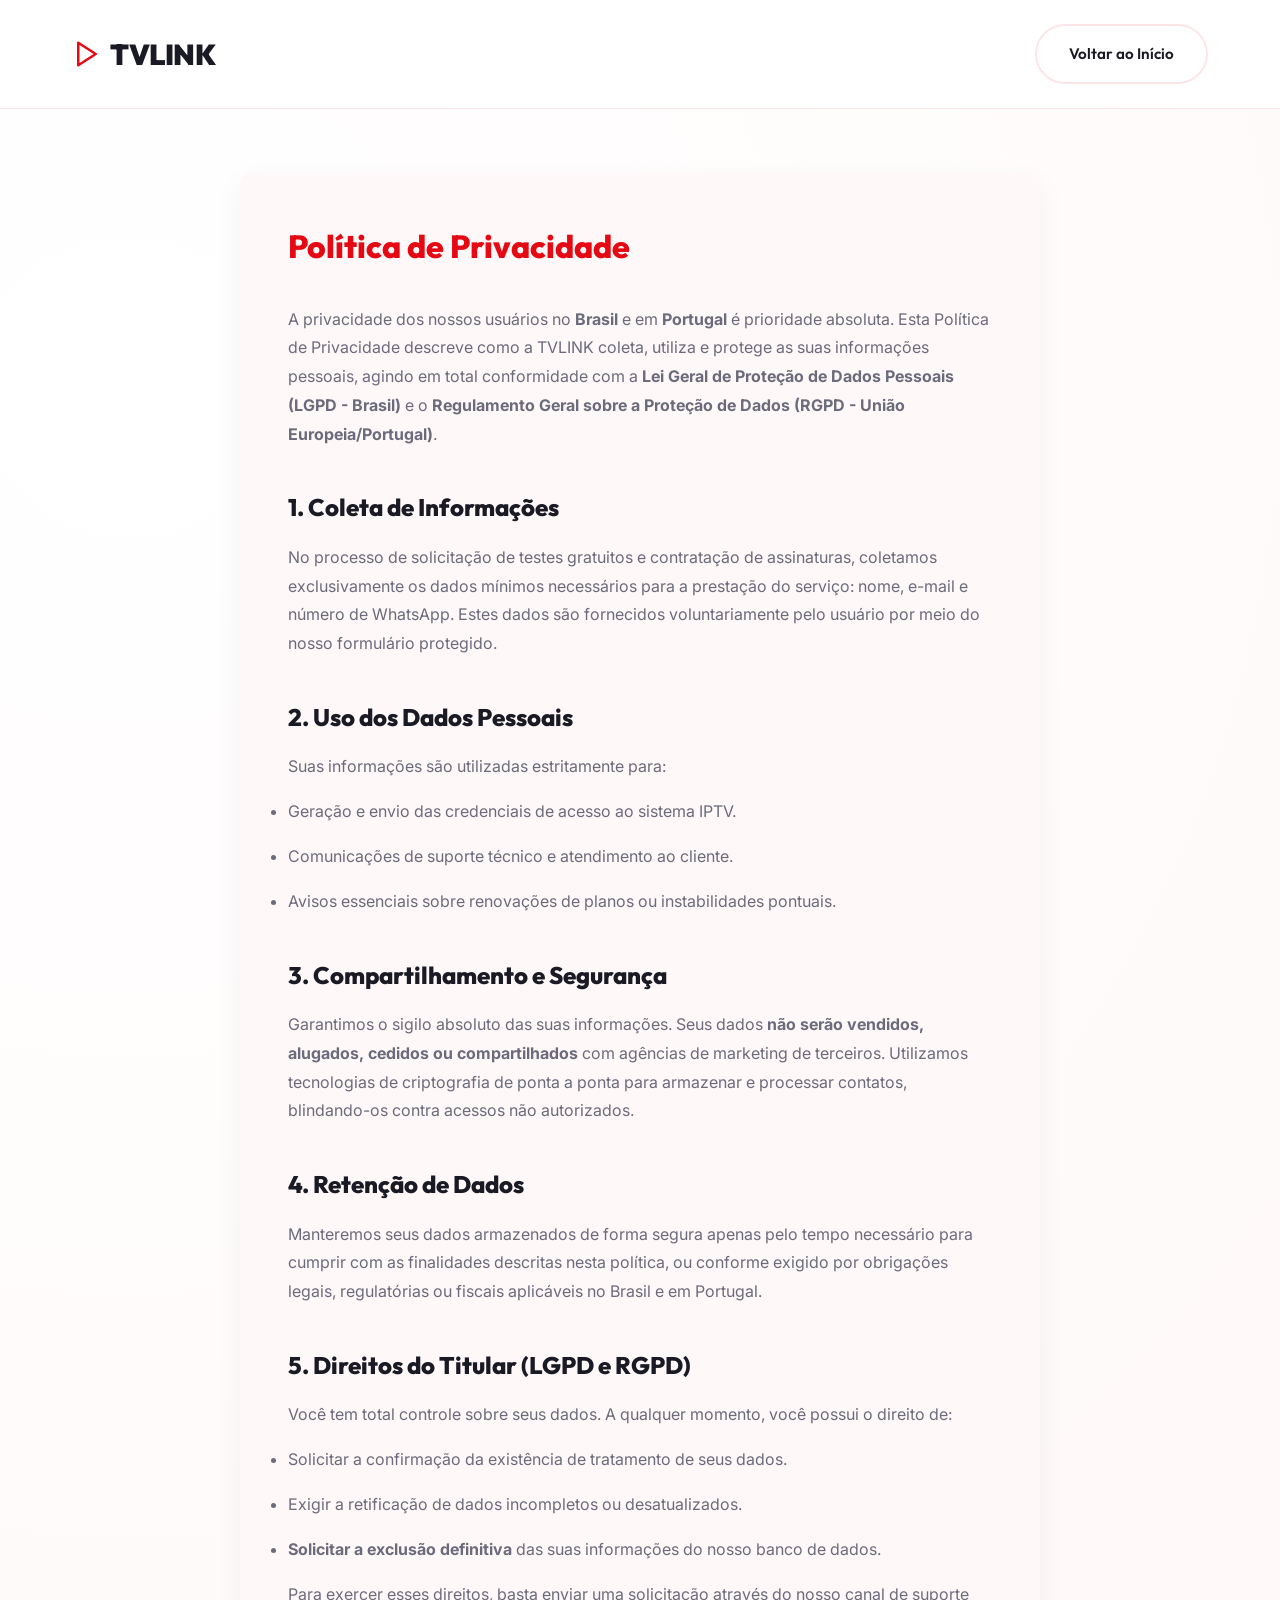
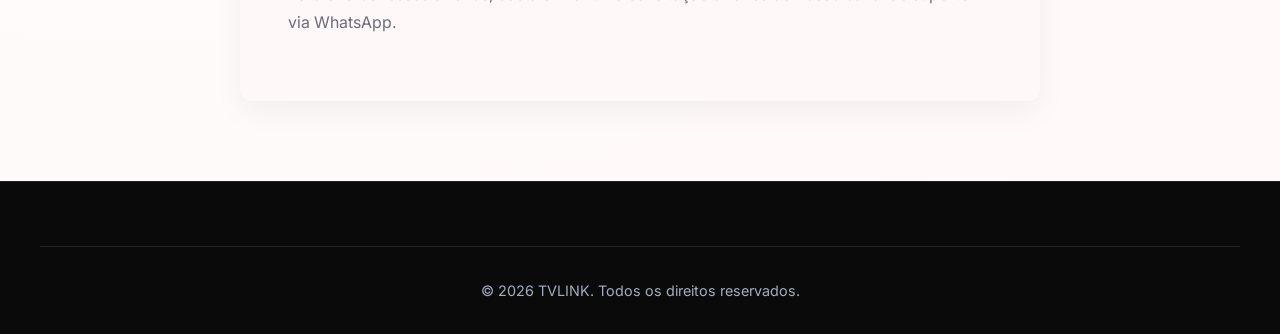
<file: privacidade.html>
<!DOCTYPE html>
<html lang="pt-BR">
<head>
    <meta charset="UTF-8">
    <meta name="viewport" content="width=device-width, initial-scale=1.0">
    <title>Política de Privacidade | TVLINK</title>
    <meta name="description" content="Política de Privacidade da TVLINK em conformidade com a LGPD (Brasil) e RGPD (Portugal). Saiba como protegemos seus dados.">
    <link rel="stylesheet" href="style.css">
    <link href="https://fonts.googleapis.com/css2?family=Inter:wght@400;500;700;900&family=Outfit:wght@400;600;800&display=swap" rel="stylesheet">
    <style>
        .legal-content { max-width: 800px; margin: 4rem auto; padding: 3rem; background: var(--bg-secondary); border-radius: 12px; box-shadow: 0 10px 30px rgba(0,0,0,0.05); }
        .legal-content h1 { margin-bottom: 2rem; color: var(--primary); }
        .legal-content h2 { margin-top: 2.5rem; margin-bottom: 1rem; font-size: 1.5rem; color: var(--text-main); }
        .legal-content p, .legal-content li { margin-bottom: 1rem; color: var(--text-muted); line-height: 1.8; }
        footer { margin-top: 5rem; }
    </style>
</head>
<body>
    <header>
        <div class="header-inner">
            <a href="index.html" class="logo">
                <svg class="logo-icon" viewBox="0 0 24 24" fill="none" stroke="var(--primary)" stroke-width="2" stroke-linecap="round" stroke-linejoin="round" style="width:30px">
                    <polygon points="5 3 19 12 5 21 5 3"></polygon>
                </svg>
                <span class="logo-text">TVLINK</span>
            </a>
            <nav>
                <a href="index.html" class="btn-outline">Voltar ao Início</a>
            </nav>
        </div>
    </header>

    <main class="legal-content">
        <h1>Política de Privacidade</h1>
        <p>A privacidade dos nossos usuários no <strong>Brasil</strong> e em <strong>Portugal</strong> é prioridade absoluta. Esta Política de Privacidade descreve como a TVLINK coleta, utiliza e protege as suas informações pessoais, agindo em total conformidade com a <strong>Lei Geral de Proteção de Dados Pessoais (LGPD - Brasil)</strong> e o <strong>Regulamento Geral sobre a Proteção de Dados (RGPD - União Europeia/Portugal)</strong>.</p>

        <h2>1. Coleta de Informações</h2>
        <p>No processo de solicitação de testes gratuitos e contratação de assinaturas, coletamos exclusivamente os dados mínimos necessários para a prestação do serviço: nome, e-mail e número de WhatsApp. Estes dados são fornecidos voluntariamente pelo usuário por meio do nosso formulário protegido.</p>

        <h2>2. Uso dos Dados Pessoais</h2>
        <p>Suas informações são utilizadas estritamente para:</p>
        <ul>
            <li>Geração e envio das credenciais de acesso ao sistema IPTV.</li>
            <li>Comunicações de suporte técnico e atendimento ao cliente.</li>
            <li>Avisos essenciais sobre renovações de planos ou instabilidades pontuais.</li>
        </ul>

        <h2>3. Compartilhamento e Segurança</h2>
        <p>Garantimos o sigilo absoluto das suas informações. Seus dados <strong>não serão vendidos, alugados, cedidos ou compartilhados</strong> com agências de marketing de terceiros. Utilizamos tecnologias de criptografia de ponta a ponta para armazenar e processar contatos, blindando-os contra acessos não autorizados.</p>

        <h2>4. Retenção de Dados</h2>
        <p>Manteremos seus dados armazenados de forma segura apenas pelo tempo necessário para cumprir com as finalidades descritas nesta política, ou conforme exigido por obrigações legais, regulatórias ou fiscais aplicáveis no Brasil e em Portugal.</p>

        <h2>5. Direitos do Titular (LGPD e RGPD)</h2>
        <p>Você tem total controle sobre seus dados. A qualquer momento, você possui o direito de:</p>
        <ul>
            <li>Solicitar a confirmação da existência de tratamento de seus dados.</li>
            <li>Exigir a retificação de dados incompletos ou desatualizados.</li>
            <li><strong>Solicitar a exclusão definitiva</strong> das suas informações do nosso banco de dados.</li>
        </ul>
        <p>Para exercer esses direitos, basta enviar uma solicitação através do nosso canal de suporte via WhatsApp.</p>
    </main>

    <footer>
        <div class="container footer-bottom">
            <p>&copy; 2026 TVLINK. Todos os direitos reservados.</p>
        </div>
    </footer>
</body>
</html>
</file>
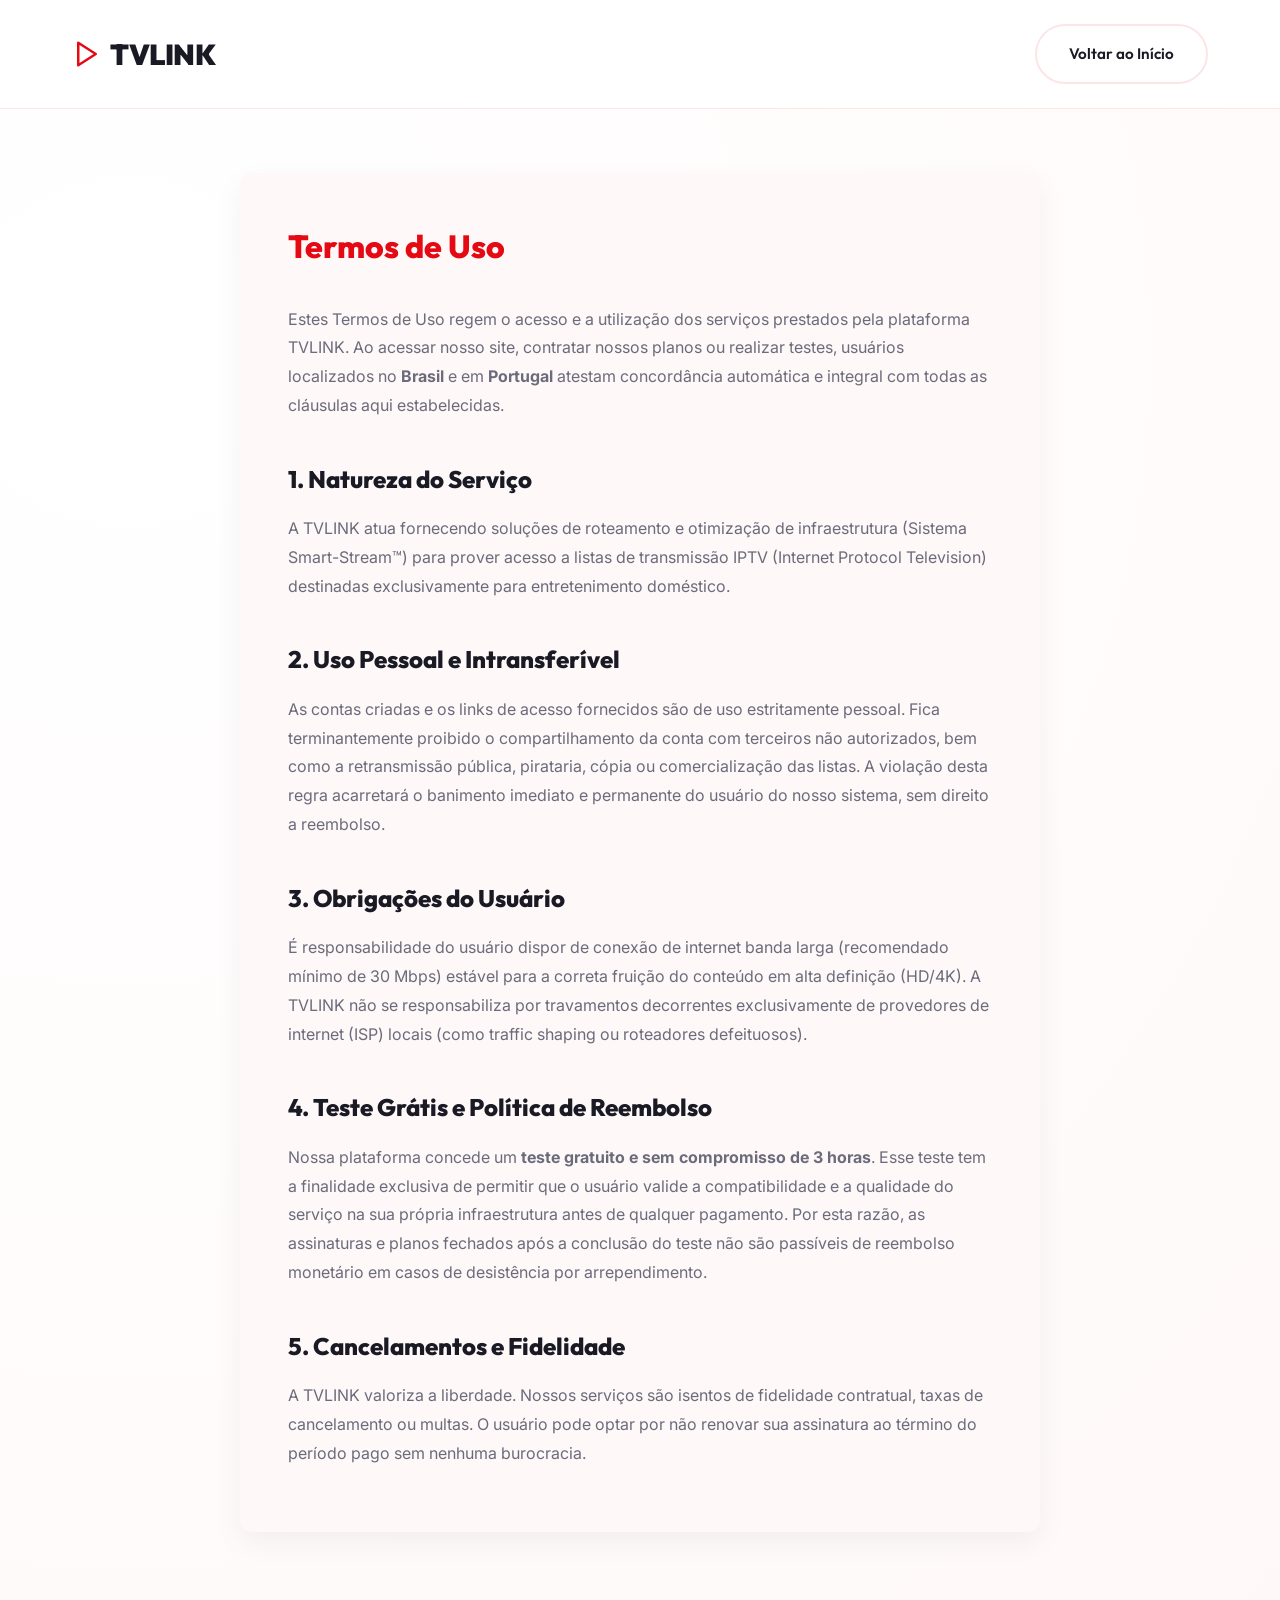
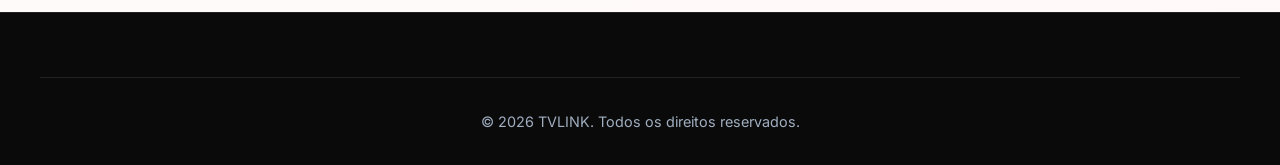
<file: termos.html>
<!DOCTYPE html>
<html lang="pt-BR">
<head>
    <meta charset="UTF-8">
    <meta name="viewport" content="width=device-width, initial-scale=1.0">
    <title>Termos de Uso | TVLINK</title>
    <meta name="description" content="Termos e Condições de Uso da TVLINK aplicáveis aos usuários no Brasil e em Portugal.">
    <link rel="stylesheet" href="style.css">
    <link href="https://fonts.googleapis.com/css2?family=Inter:wght@400;500;700;900&family=Outfit:wght@400;600;800&display=swap" rel="stylesheet">
    <style>
        .legal-content { max-width: 800px; margin: 4rem auto; padding: 3rem; background: var(--bg-secondary); border-radius: 12px; box-shadow: 0 10px 30px rgba(0,0,0,0.05); }
        .legal-content h1 { margin-bottom: 2rem; color: var(--primary); }
        .legal-content h2 { margin-top: 2.5rem; margin-bottom: 1rem; font-size: 1.5rem; color: var(--text-main); }
        .legal-content p, .legal-content li { margin-bottom: 1rem; color: var(--text-muted); line-height: 1.8; }
        footer { margin-top: 5rem; }
    </style>
</head>
<body>
    <header>
        <div class="header-inner">
            <a href="index.html" class="logo">
                <svg class="logo-icon" viewBox="0 0 24 24" fill="none" stroke="var(--primary)" stroke-width="2" stroke-linecap="round" stroke-linejoin="round" style="width:30px">
                    <polygon points="5 3 19 12 5 21 5 3"></polygon>
                </svg>
                <span class="logo-text">TVLINK</span>
            </a>
            <nav>
                <a href="index.html" class="btn-outline">Voltar ao Início</a>
            </nav>
        </div>
    </header>

    <main class="legal-content">
        <h1>Termos de Uso</h1>
        <p>Estes Termos de Uso regem o acesso e a utilização dos serviços prestados pela plataforma TVLINK. Ao acessar nosso site, contratar nossos planos ou realizar testes, usuários localizados no <strong>Brasil</strong> e em <strong>Portugal</strong> atestam concordância automática e integral com todas as cláusulas aqui estabelecidas.</p>

        <h2>1. Natureza do Serviço</h2>
        <p>A TVLINK atua fornecendo soluções de roteamento e otimização de infraestrutura (Sistema Smart-Stream™) para prover acesso a listas de transmissão IPTV (Internet Protocol Television) destinadas exclusivamente para entretenimento doméstico.</p>

        <h2>2. Uso Pessoal e Intransferível</h2>
        <p>As contas criadas e os links de acesso fornecidos são de uso estritamente pessoal. Fica terminantemente proibido o compartilhamento da conta com terceiros não autorizados, bem como a retransmissão pública, pirataria, cópia ou comercialização das listas. A violação desta regra acarretará o banimento imediato e permanente do usuário do nosso sistema, sem direito a reembolso.</p>

        <h2>3. Obrigações do Usuário</h2>
        <p>É responsabilidade do usuário dispor de conexão de internet banda larga (recomendado mínimo de 30 Mbps) estável para a correta fruição do conteúdo em alta definição (HD/4K). A TVLINK não se responsabiliza por travamentos decorrentes exclusivamente de provedores de internet (ISP) locais (como traffic shaping ou roteadores defeituosos).</p>

        <h2>4. Teste Grátis e Política de Reembolso</h2>
        <p>Nossa plataforma concede um <strong>teste gratuito e sem compromisso de 3 horas</strong>. Esse teste tem a finalidade exclusiva de permitir que o usuário valide a compatibilidade e a qualidade do serviço na sua própria infraestrutura antes de qualquer pagamento. Por esta razão, as assinaturas e planos fechados após a conclusão do teste não são passíveis de reembolso monetário em casos de desistência por arrependimento.</p>

        <h2>5. Cancelamentos e Fidelidade</h2>
        <p>A TVLINK valoriza a liberdade. Nossos serviços são isentos de fidelidade contratual, taxas de cancelamento ou multas. O usuário pode optar por não renovar sua assinatura ao término do período pago sem nenhuma burocracia.</p>
    </main>

    <footer>
        <div class="container footer-bottom">
            <p>&copy; 2026 TVLINK. Todos os direitos reservados.</p>
        </div>
    </footer>
</body>
</html>
</file>
<file: style.css>
:root {
    --bg-color: #FFFFFF;
    --bg-secondary: #FFF8F8;
    --primary: #E50914;
    --primary-hover: #B20710;
    --accent: #FF3B30;
    --text-main: #1A1A24;
    --text-muted: #6B6B7B;
    --border: rgba(229, 9, 20, 0.1);
    --glass-bg: rgba(255, 255, 255, 0.85);
    --glass-border: rgba(229, 9, 20, 0.05);
}

* {
    margin: 0;
    padding: 0;
    box-sizing: border-box;
}

body {
    font-family: 'Inter', sans-serif;
    background: radial-gradient(circle at 10% 20%, #FFFFFF, var(--bg-secondary) 100%);
    color: var(--text-main);
    line-height: 1.6;
    overflow-x: hidden;
}

h1, h2, h3, h4 {
    font-family: 'Outfit', sans-serif;
    font-weight: 800;
}

a {
    text-decoration: none;
    color: inherit;
    transition: all 0.3s ease;
}

.container {
    max-width: 1200px;
    margin: 0 auto;
    padding: 0 2rem;
}

/* Announce Bar */
.announce {
    background: linear-gradient(90deg, var(--primary), var(--primary-hover));
    color: #fff;
    padding: 10px 0;
    overflow: hidden;
    white-space: nowrap;
    position: relative;
    font-weight: 600;
    font-size: 0.95rem;
    cursor: default;
}

.marquee {
    display: inline-flex;
    animation: marquee 30s linear infinite;
    gap: 4rem;
}

.marquee span {
    display: inline-block;
}

@keyframes marquee {
    0% { transform: translateX(0); }
    100% { transform: translateX(calc(-50% - 2rem)); }
}

.announce:hover .marquee {
    animation-play-state: paused;
}

/* Header */
header {
    padding: 1.5rem 0;
    border-bottom: 1px solid var(--border);
    background: rgba(255, 255, 255, 0.9);
    backdrop-filter: blur(10px);
    position: sticky;
    top: 0;
    z-index: 100;
}

.header-inner {
    max-width: 1200px;
    margin: 0 auto;
    padding: 0 2rem;
    display: flex;
    justify-content: space-between;
    align-items: center;
}

.logo {
    display: flex;
    align-items: center;
    gap: 8px;
}

.logo-icon {
    width: 36px;
    height: 36px;
    color: var(--primary);
}

.logo-text {
    font-family: 'Outfit', sans-serif;
    font-size: 1.8rem;
    font-weight: 900;
    letter-spacing: -0.5px;
    color: var(--text-main);
}

nav {
    display: flex;
    gap: 2rem;
    align-items: center;
}

nav a:not(.btn-primary) {
    font-weight: 600;
    font-size: 0.95rem;
    color: var(--text-main);
}

nav a:not(.btn-primary):hover {
    color: var(--primary);
}

/* Buttons */
.btn-primary {
    background: var(--primary);
    color: #fff;
    padding: 0.75rem 1.5rem;
    border-radius: 30px;
    font-weight: 700;
    font-family: 'Outfit', sans-serif;
    box-shadow: 0 4px 15px rgba(0, 82, 255, 0.2);
}
.btn-primary:hover {
    background: var(--primary-hover);
    transform: translateY(-2px);
    box-shadow: 0 6px 20px rgba(0, 82, 255, 0.3);
    color: #fff;
}

.btn-large {
    display: inline-flex;
    align-items: center;
    gap: 10px;
    padding: 1rem 2rem;
    border-radius: 50px;
    font-size: 1.1rem;
    font-weight: 700;
    font-family: 'Outfit', sans-serif;
}

.btn-whatsapp {
    background: #25D366;
    color: #fff;
    box-shadow: 0 4px 15px rgba(37, 211, 102, 0.2);
}
.btn-whatsapp:hover {
    background: #1EBE5D;
    transform: translateY(-3px);
    box-shadow: 0 10px 25px rgba(37, 211, 102, 0.3);
    color: #fff;
}

.btn-outline {
    padding: 1rem 2rem;
    border-radius: 50px;
    font-size: 1.1rem;
    font-weight: 700;
    border: 2px solid var(--border);
    font-family: 'Outfit', sans-serif;
}
.btn-outline:hover {
    background: var(--bg-secondary);
    border-color: var(--primary);
    color: var(--primary);
}

/* Hero Section */
.hero {
    padding: 6rem 0 4rem;
    position: relative;
}

.hero-grid {
    display: grid;
    grid-template-columns: 1fr 1fr;
    align-items: center;
    gap: 4rem;
}

.hero-content {
    position: relative;
    z-index: 2;
    max-width: 100%;
}

.hero-image-wrapper {
    position: relative;
    z-index: 2;
    display: flex;
    justify-content: center;
    align-items: center;
}

.floating-tv {
    width: 100%;
    max-width: 650px;
    border-radius: 12px;
    box-shadow: 0 35px 70px rgba(229, 9, 20, 0.15);
    animation: float 6s ease-in-out infinite;
}

@keyframes float {
    0% { transform: translateY(0px) rotate(0deg); }
    50% { transform: translateY(-15px) rotate(2deg); }
    100% { transform: translateY(0px) rotate(0deg); }
}

.pulse-animation {
    animation: pulse 2s infinite;
}

@keyframes pulse {
    0% { box-shadow: 0 0 0 0 rgba(37, 211, 102, 0.7); }
    70% { box-shadow: 0 0 0 15px rgba(37, 211, 102, 0); }
    100% { box-shadow: 0 0 0 0 rgba(37, 211, 102, 0); }
}

.badge {
    display: inline-block;
    padding: 6px 16px;
    border-radius: 30px;
    background: rgba(0, 82, 255, 0.1);
    color: var(--primary);
    font-size: 0.85rem;
    font-weight: 700;
    margin-bottom: 1.5rem;
}

.hero h1 {
    font-size: clamp(2.5rem, 5vw, 4.5rem);
    line-height: 1.1;
    margin-bottom: 1.5rem;
    color: var(--text-main);
}

.text-gradient {
    background: linear-gradient(to right, var(--primary), var(--accent));
    -webkit-background-clip: text;
    -webkit-text-fill-color: transparent;
}

.hero p {
    font-size: 1.2rem;
    color: var(--text-muted);
    margin-bottom: 2.5rem;
}

.hero-btns {
    display: flex;
    gap: 1.5rem;
    justify-content: center;
    margin-bottom: 4rem;
}

.hero-stats {
    display: flex;
    justify-content: center;
    gap: 4rem;
    padding-top: 3rem;
    border-top: 1px solid var(--border);
}

.stat-item {
    display: flex;
    flex-direction: column;
    gap: 5px;
}

.stat-item strong {
    font-family: 'Outfit', sans-serif;
    font-size: 2rem;
    color: var(--primary);
}
.stat-item span {
    color: var(--text-muted);
    font-size: 0.95rem;
    font-weight: 600;
}

.hero-glow {
    position: absolute;
    top: 50%;
    left: 50%;
    transform: translate(-50%, -50%);
    width: 600px;
    height: 600px;
    background: radial-gradient(circle, rgba(0, 82, 255, 0.05) 0%, rgba(255, 255, 255, 0) 70%);
    z-index: 1;
    pointer-events: none;
}

/* Glassmorphism Classes */
.glass {
    background: var(--glass-bg);
    backdrop-filter: blur(12px);
    border: 1px solid var(--glass-border);
    border-radius: 20px;
    box-shadow: 0 10px 30px rgba(0, 0, 0, 0.03);
}

/* Features */
.features {
    padding: 5rem 0;
    background: var(--bg-secondary);
}

.section-title {
    text-align: center;
    margin-bottom: 4rem;
}
.section-title h2 {
    font-size: 2.5rem;
    margin-bottom: 1rem;
    color: var(--text-main);
}
.section-title p {
    color: var(--text-muted);
    font-size: 1.1rem;
}

.grid {
    display: grid;
    grid-template-columns: repeat(auto-fit, minmax(300px, 1fr));
    gap: 2rem;
}

.card {
    padding: 2.5rem;
    background: #FFFFFF;
    transition: transform 0.3s ease, box-shadow 0.3s ease;
}
.card:hover {
    transform: translateY(-5px);
    box-shadow: 0 15px 40px rgba(0, 82, 255, 0.1);
}

.card-icon {
    font-size: 2.5rem;
    margin-bottom: 1.5rem;
}

.card h3 {
    font-size: 1.3rem;
    margin-bottom: 1rem;
    color: var(--text-main);
}

.card p {
    color: var(--text-muted);
    font-size: 1rem;
}

/* CTA Section */
.cta-section {
    padding: 6rem 0;
    background: #FFFFFF;
}
.cta-box {
    text-align: center;
    padding: 4rem 2rem;
    max-width: 800px;
    margin: 0 auto;
    border: 1px solid rgba(0, 82, 255, 0.1);
    background: linear-gradient(145deg, #FFFFFF 0%, #F8F9FA 100%);
}
.cta-box h2 {
    font-size: 2.5rem;
    margin-bottom: 1rem;
    color: var(--text-main);
}
.cta-box p {
    color: var(--text-muted);
    font-size: 1.1rem;
    margin-bottom: 2.5rem;
}

/* Footer */
footer {
    border-top: 1px solid #222;
    padding: 4rem 0 2rem;
    background: #0A0A0A;
    color: #FFFFFF;
}

.footer-content {
    display: flex;
    justify-content: space-between;
    margin-bottom: 3rem;
    flex-wrap: wrap;
    gap: 2rem;
}

.footer-brand .logo-text {
    color: #FFFFFF;
}

.footer-brand p {
    color: #A0AEC0;
    max-width: 300px;
    margin-top: 1rem;
}

.footer-links strong {
    display: block;
    font-family: 'Outfit', sans-serif;
    font-size: 1.2rem;
    margin-bottom: 1rem;
    color: #FFFFFF;
}
.footer-links p {
    color: #A0AEC0;
    margin-bottom: 0.5rem;
}

.footer-bottom {
    text-align: center;
    padding-top: 2rem;
    border-top: 1px solid #222;
    color: #A0AEC0;
    font-size: 0.9rem;
}

/* Tutorial & Downloads Section */
.downloads-section {
    padding: 5rem 0;
    background: var(--bg-color);
}

.tutorial-grid {
    display: grid;
    grid-template-columns: repeat(auto-fit, minmax(350px, 1fr));
    gap: 2rem;
    margin-bottom: 2rem;
}

.app-list {
    margin-top: 1.5rem;
    display: flex;
    flex-direction: column;
    gap: 1rem;
}

.app-item {
    background: var(--bg-secondary);
    padding: 1rem;
    border-radius: 12px;
    border: 1px solid var(--border);
    display: flex;
    flex-direction: column;
    gap: 5px;
}

.app-item strong {
    color: var(--primary);
    font-size: 1.1rem;
}

.app-item span {
    font-size: 0.9rem;
    color: var(--text-muted);
}

code {
    background: rgba(229, 9, 20, 0.1);
    color: var(--primary);
    padding: 2px 6px;
    border-radius: 4px;
    font-weight: 700;
}

.btn-link {
    display: inline-block;
    margin-top: 5px;
    color: var(--accent);
    font-weight: 700;
    font-size: 0.9rem;
}
.btn-link:hover {
    text-decoration: underline;
}

.mt-2 {
    margin-top: 2rem;
}

.tutorial-steps {
    padding: 3rem;
    border-radius: 20px;
    background: var(--bg-secondary);
}

.tutorial-steps h3 {
    font-size: 1.8rem;
    margin-bottom: 1.5rem;
    color: var(--text-main);
    text-align: center;
}

.steps-list {
    list-style: none;
    display: flex;
    flex-direction: column;
    gap: 1.2rem;
}

.steps-list li {
    font-size: 1.1rem;
    padding-left: 1.5rem;
    position: relative;
}

.steps-list li::before {
    content: '✅';
    position: absolute;
    left: 0;
    top: 2px;
}

/* FAQ Section */
.faq-section {
    padding: 5rem 0;
    background: var(--bg-secondary);
}

.faq-list {
    max-width: 800px;
    margin: 0 auto;
    display: flex;
    flex-direction: column;
    gap: 1rem;
}

details {
    padding: 1.5rem;
    border-radius: 12px;
    cursor: pointer;
    transition: all 0.3s ease;
}

summary {
    font-size: 1.2rem;
    font-weight: 700;
    color: var(--text-main);
    outline: none;
    list-style: none;
    display: flex;
    justify-content: space-between;
    align-items: center;
}

summary::-webkit-details-marker {
    display: none;
}

summary::after {
    content: '+';
    font-size: 1.5rem;
    color: var(--primary);
    font-weight: 400;
}

details[open] summary::after {
    content: '-';
}

details p {
    margin-top: 1rem;
    color: var(--text-muted);
    line-height: 1.6;
}

/* Plans Section */
.plans-section {
    padding: 5rem 0;
    background: #FFFFFF;
}

.plans-grid {
    display: grid;
    grid-template-columns: repeat(auto-fit, minmax(260px, 1fr));
    gap: 2rem;
    align-items: start;
    padding-top: 2rem;
}

.plan-card {
    padding: 2.5rem 2rem;
    border-radius: 20px;
    position: relative;
    display: flex;
    flex-direction: column;
    height: 100%;
    transition: transform 0.3s ease;
}

.plan-card:hover {
    transform: translateY(-5px);
}

.plan-card.featured {
    background: var(--bg-secondary);
    border-color: var(--primary);
    transform: scale(1.05);
    box-shadow: 0 15px 40px rgba(229, 9, 20, 0.15);
    z-index: 2;
}

.plan-card.featured:hover {
    transform: scale(1.05) translateY(-5px);
}

.badge-featured, .badge-discount {
    position: absolute;
    top: -15px;
    left: 50%;
    transform: translateX(-50%);
    background: var(--accent);
    color: #fff;
    padding: 5px 15px;
    border-radius: 20px;
    font-weight: 800;
    font-size: 0.85rem;
    letter-spacing: 1px;
    white-space: nowrap;
}

.badge-discount {
    background: var(--primary);
}

.plan-header {
    text-align: center;
    margin-bottom: 2rem;
    padding-bottom: 2rem;
    border-bottom: 1px solid var(--border);
}

.plan-header h3 {
    font-size: 1.5rem;
    color: var(--text-main);
    margin-bottom: 1rem;
}

.plan-price {
    display: flex;
    align-items: flex-end;
    justify-content: center;
    gap: 2px;
}

.plan-price span {
    color: var(--text-muted);
    font-size: 1rem;
    font-weight: 600;
    margin-bottom: 5px;
}

.plan-price strong {
    font-family: 'Outfit', sans-serif;
    font-size: 3rem;
    line-height: 1;
    color: var(--primary);
}

.plan-equivalent {
    font-size: 0.85rem;
    color: var(--text-muted);
    margin-top: 5px;
    font-style: italic;
}

.plan-features {
    list-style: none;
    flex-grow: 1;
    margin-bottom: 2rem;
}

.plan-features li {
    padding: 10px 0;
    font-size: 0.95rem;
    color: var(--text-muted);
    display: flex;
    align-items: center;
    gap: 10px;
}

.plan-features li::before {
    content: '✓';
    color: var(--primary);
    font-weight: 800;
}

.btn-full {
    width: 100%;
    text-align: center;
    display: block;
}

/* Modal Lead Capture */
.modal-overlay {
    display: none;
    position: fixed;
    top: 0; left: 0; right: 0; bottom: 0;
    background: rgba(0, 0, 0, 0.7);
    z-index: 1000;
    align-items: center;
    justify-content: center;
    backdrop-filter: blur(5px);
}

.modal-box {
    background: var(--bg-secondary);
    padding: 2.5rem;
    border-radius: 20px;
    max-width: 450px;
    width: 90%;
    position: relative;
    border: 2px solid var(--primary);
    box-shadow: 0 20px 50px rgba(229, 9, 20, 0.2);
}

.close-modal {
    position: absolute;
    top: 15px;
    right: 20px;
    background: none;
    border: none;
    font-size: 2rem;
    cursor: pointer;
    color: var(--text-muted);
}

.modal-box h2 {
    color: var(--text-main);
    margin-bottom: 0.5rem;
}

.modal-box p {
    color: var(--text-muted);
    margin-bottom: 1.5rem;
    font-size: 0.95rem;
}

.input-group {
    margin-bottom: 1.2rem;
    text-align: left;
}

.input-group label {
    display: block;
    margin-bottom: 5px;
    font-weight: 600;
    font-size: 0.9rem;
    color: var(--text-main);
}

.input-group input {
    width: 100%;
    padding: 12px 15px;
    border: 1px solid var(--border);
    border-radius: 8px;
    background: var(--bg-color);
    font-family: inherit;
    font-size: 1rem;
    color: var(--text-main);
    transition: all 0.3s ease;
}

.input-group input:focus {
    outline: none;
    border-color: var(--primary);
    box-shadow: 0 0 0 3px rgba(229, 9, 20, 0.1);
}

/* Payment Section */
.payment-section {
    padding: 2rem 0 5rem;
    background: #FFFFFF;
}

.payment-box {
    max-width: 800px;
    margin: 0 auto;
    padding: 3rem 2rem;
    text-align: center;
    border: 2px solid var(--primary);
    background: linear-gradient(145deg, #FFFFFF 0%, #FFF5F5 100%);
    box-shadow: 0 15px 40px rgba(229, 9, 20, 0.1);
}

.payment-box h2 {
    font-size: 2.2rem;
    color: var(--text-main);
    margin-bottom: 1rem;
}

.payment-box p {
    color: var(--text-muted);
    font-size: 1.1rem;
    margin-bottom: 2rem;
}

.pix-info {
    display: flex;
    align-items: center;
    justify-content: center;
    gap: 3rem;
    margin-bottom: 2.5rem;
    flex-wrap: wrap;
}

.qr-code {
    border: 10px solid #FFFFFF;
    border-radius: 12px;
    box-shadow: 0 10px 25px rgba(0, 0, 0, 0.1);
    width: 200px;
    height: 200px;
}

.pix-details {
    display: flex;
    flex-direction: column;
    gap: 10px;
    text-align: left;
}

.pix-key-box {
    background: var(--bg-secondary);
    padding: 1rem 1.5rem;
    border-radius: 10px;
    border: 1px dashed var(--primary);
    display: flex;
    flex-direction: column;
}

.pix-key-box .label {
    font-size: 0.9rem;
    color: var(--text-muted);
    margin-bottom: 5px;
}

.pix-key-box .key {
    font-size: 1.5rem;
    color: var(--primary);
    font-family: 'Outfit', sans-serif;
    letter-spacing: 1px;
}

.pix-name {
    font-weight: 600;
    color: var(--text-main);
    font-size: 1.1rem;
    padding-left: 5px;
}

.payment-alert {
    background: rgba(255, 193, 7, 0.1);
    color: #b38600;
    padding: 1rem;
    border-radius: 8px;
    margin-bottom: 2rem;
    border: 1px solid rgba(255, 193, 7, 0.3);
    font-size: 1.05rem;
}

@media (max-width: 968px) {
    .hero-grid {
        grid-template-columns: 1fr;
        text-align: center;
        gap: 2rem;
    }
    .hero-image-wrapper {
        margin-top: 2rem;
    }
    .hero-btns, .hero-stats {
        justify-content: center;
    }
}

@media (max-width: 768px) {
    nav { display: none; }
    .hero h1 { font-size: 2.5rem; }
    .hero-btns { flex-direction: column; }
    .hero-stats { flex-direction: column; gap: 2rem; }
    .plan-card.featured { transform: scale(1); z-index: 1; margin: 1rem 0; }
    .plan-card.featured:hover { transform: translateY(-5px); }
}
</file>
